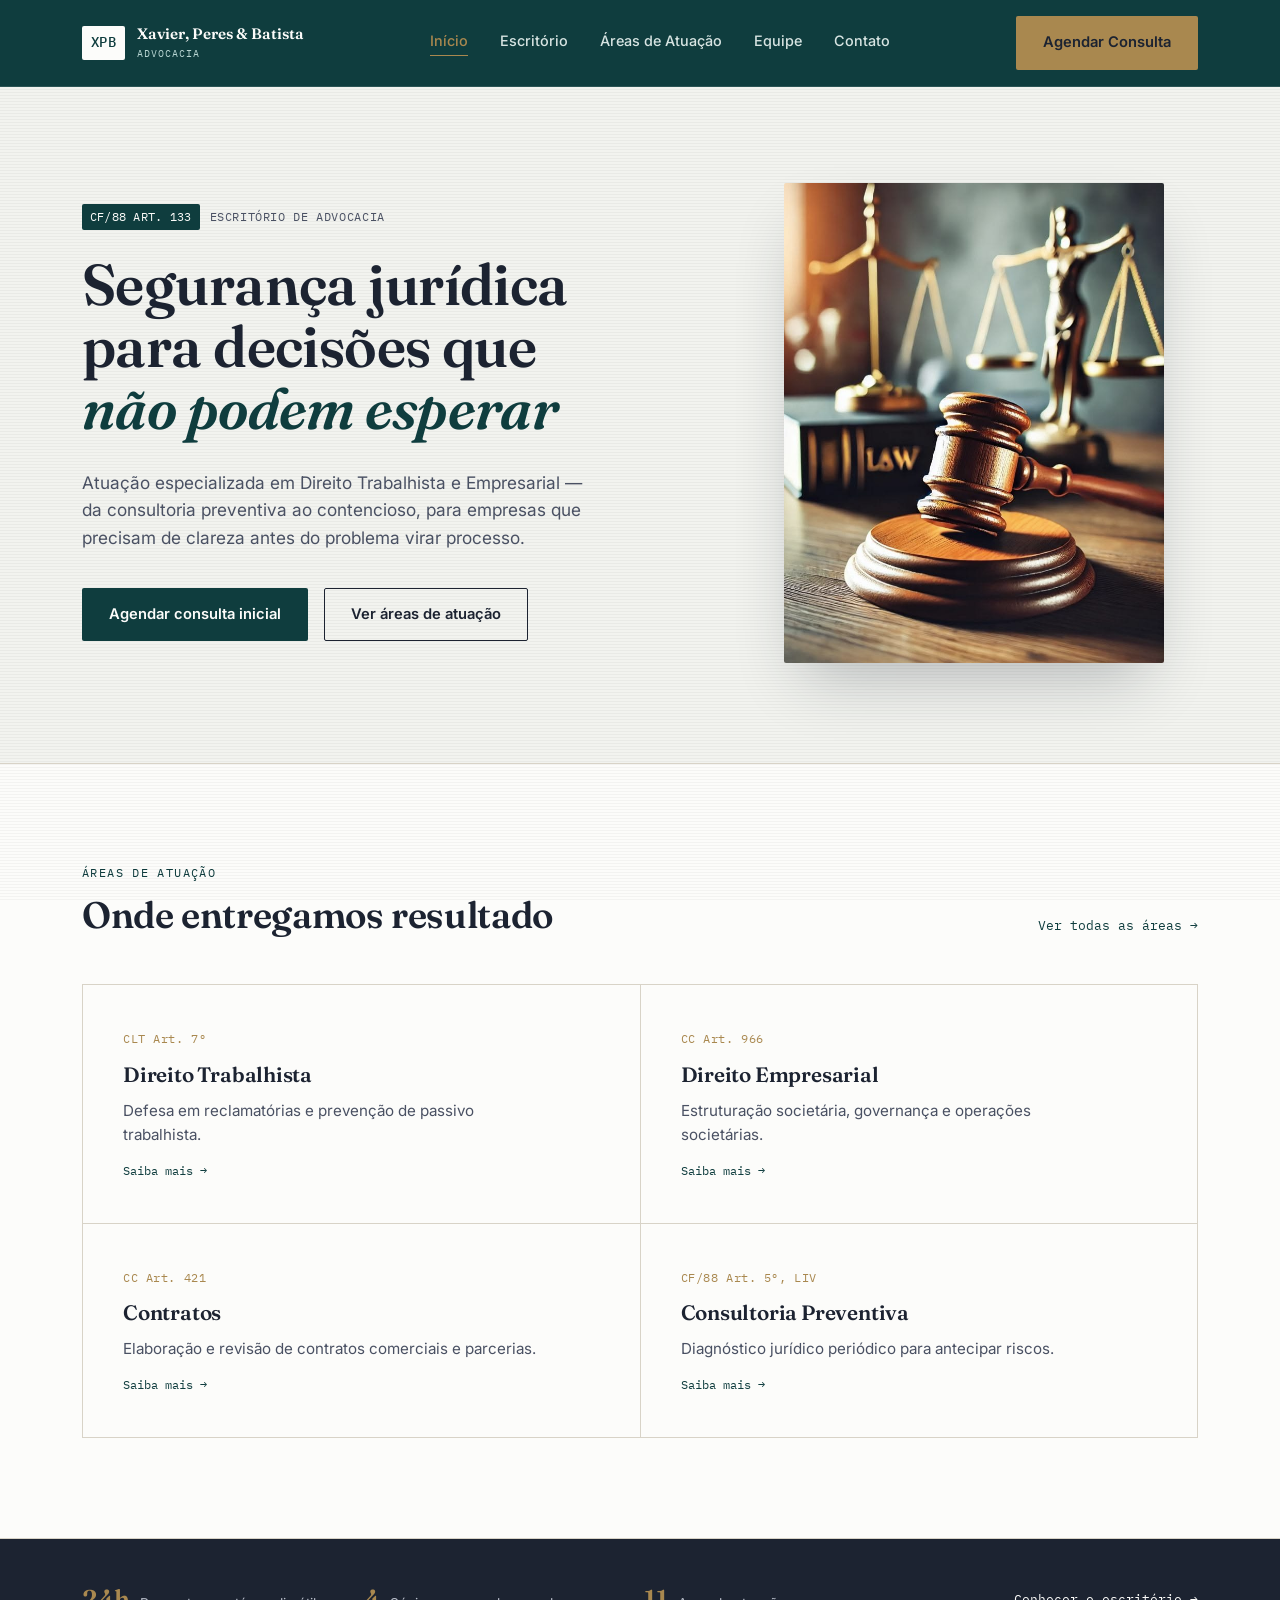
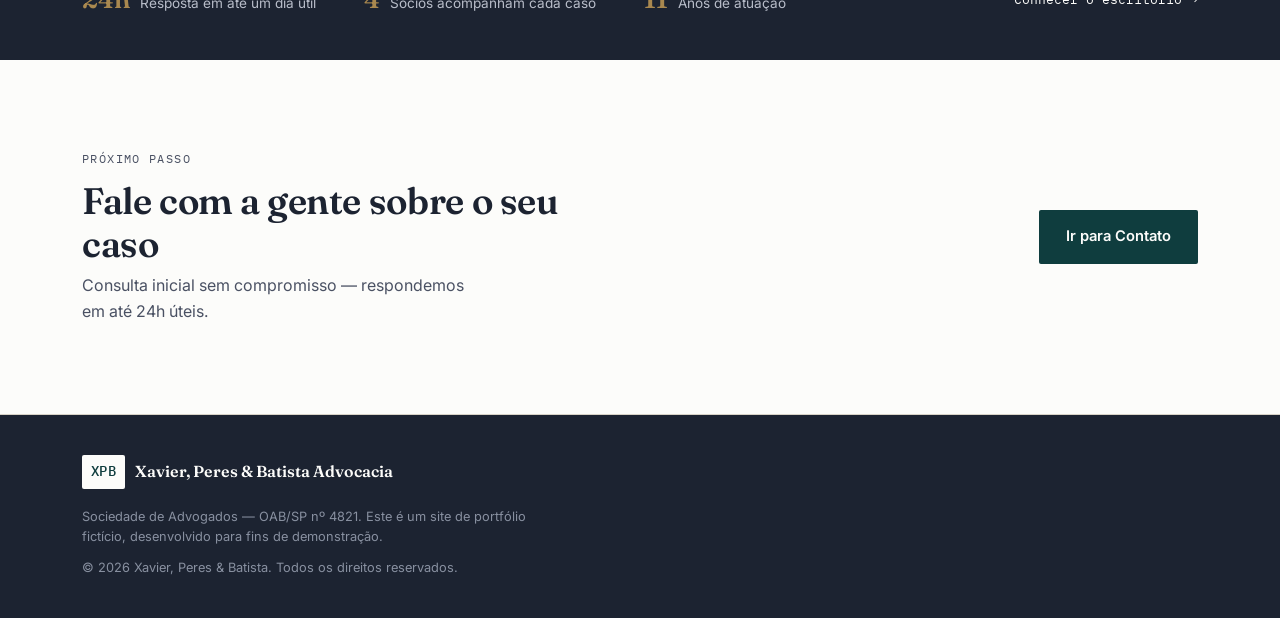
<file: html/index.html>
<!DOCTYPE html>
<html lang="pt-BR">
<head>
    <meta charset="UTF-8">
    <meta name="viewport" content="width=device-width, initial-scale=1.0">
    <title>Xavier, Peres & Batista Advocacia | Direito Trabalhista e Empresarial</title>
    <meta name="description" content="Xavier, Peres & Batista — escritório de advocacia especializado em Direito Trabalhista e Empresarial. Consultoria preventiva e contenciosa para empresas e profissionais.">
      <link rel="preconnect" href="https://fonts.googleapis.com">
      <link rel="preconnect" href="https://fonts.gstatic.com" crossorigin>
      <link href="https://fonts.googleapis.com/css2?family=Fraunces:opsz,wght@9..144,400;9..144,500;9..144,600;9..144,700&family=Inter:wght@400;500;600&family=IBM+Plex+Mono:wght@400;500&display=swap" rel="stylesheet">
      <link rel="stylesheet" href="css/base.css">
      <link rel="stylesheet" href="css/pages/home.css">
</head>
<body>

<div class="paper-texture" aria-hidden="true"></div>

<!-- HEADER -->
<header class="site-header" id="header">
  <div class="container header-inner">
    <a href="index.html" class="logo">
      <!-- logo no header -->
      <span class="logo-mark">XPB</span>
      <span class="logo-text">Xavier, Peres &amp; Batista<br><small>Advocacia</small></span>  
    </a>

    <nav class="main-nav" id="main-nav">
      <a href="index.html" class="is-active">Início</a>
      <a href="escritorio.html">Escritório</a>
      <a href="areas.html">Áreas de Atuação</a>
      <a href="equipe.html">Equipe</a>
      <a href="contato.html">Contato</a>
    </nav>

    <a href="contato.html" class="btn btn-primary nav-cta">Agendar Consulta</a>

    <button class="nav-toggle" id="nav-toggle" aria-label="Abrir menu" aria-expanded="false">
      <span></span><span></span><span></span>
    </button>
  </div>
</header>

<!-- HERO -->
<section class="hero" id="topo">
  <div class="container hero-inner">
    <div class="hero-content">
      <p class="eyebrow"><span class="eyebrow-code">CF/88 Art. 133</span> Escritório de Advocacia</p>
      <h1>Segurança jurídica<br>para decisões que<br><em>não podem esperar</em></h1>
      <p class="hero-lead">Atuação especializada em Direito Trabalhista e Empresarial — da consultoria preventiva ao contencioso, para empresas que precisam de clareza antes do problema virar processo.</p>
      <div class="hero-actions">
        <a href="contato.html" class="btn btn-primary">Agendar consulta inicial</a>
        <a href="areas.html" class="btn btn-ghost">Ver áreas de atuação</a>
      </div>
    </div>

  <!-- IMAGEM -->
  <div class="hero-doc">
    <img src="img/xpb.jpg" alt="Martelo de juiz, balança da justiça e livro de leis sobre mesa de madeira" class="hero-photo" loading="eager">
  </div>
  </div>
</section>

<!-- ÁREAS DE ATUAÇÃO (teaser) -->
<section class="atuacao" id="atuacao">
  <div class="container">
    <div class="section-head">
      <div>
        <p class="section-eyebrow">Áreas de Atuação</p>
        <h2 class="section-title">Onde entregamos resultado</h2>
      </div>
      <a href="areas.html" class="link-arrow">Ver todas as áreas →</a>
    </div>

    <div class="area-grid">
      <article class="area-card">
        <span class="area-code">CLT Art. 7º</span>
        <h3>Direito Trabalhista</h3>
        <p>Defesa em reclamatórias e prevenção de passivo trabalhista.</p>
        <a href="areas.html#trabalhista" class="link-arrow-small">Saiba mais →</a>
      </article>

      <article class="area-card">
        <span class="area-code">CC Art. 966</span>
        <h3>Direito Empresarial</h3>
        <p>Estruturação societária, governança e operações societárias.</p>
        <a href="areas.html#empresarial" class="link-arrow-small">Saiba mais →</a>
      </article>

      <article class="area-card">
        <span class="area-code">CC Art. 421</span>
        <h3>Contratos</h3>
        <p>Elaboração e revisão de contratos comerciais e parcerias.</p>
        <a href="areas.html#contratos" class="link-arrow-small">Saiba mais →</a>
      </article>

      <article class="area-card">
        <span class="area-code">CF/88 Art. 5º, LIV</span>
        <h3>Consultoria Preventiva</h3>
        <p>Diagnóstico jurídico periódico para antecipar riscos.</p>
        <a href="areas.html#consultoria" class="link-arrow-small">Saiba mais →</a>
      </article>
    </div>
  </div>
</section>

<!-- DIFERENCIAIS (tira resumida) -->
<section class="dif-strip">
  <div class="container dif-strip-inner">
    <div class="dif-strip-item">
      <span class="dif-strip-num">24h</span>
      <p>Resposta em até um dia útil</p>
    </div>
    <div class="dif-strip-item">
      <span class="dif-strip-num">4</span>
      <p>Sócios acompanham cada caso</p>
    </div>
    <div class="dif-strip-item">
      <span class="dif-strip-num">11</span>
      <p>Anos de atuação</p>
    </div>
    <a href="escritorio.html" class="link-arrow">Conhecer o escritório →</a>
  </div>
</section>

<!-- CTA FINAL -->
<section class="cta-banner">
  <div class="container cta-banner-inner">
    <div>
      <p class="section-eyebrow">Próximo passo</p>
      <h2 class="section-title" style="margin-bottom:8px;">Fale com a gente sobre o seu caso</h2>
      <p>Consulta inicial sem compromisso — respondemos em até 24h úteis.</p>
    </div>
    <a href="contato.html" class="btn btn-primary">Ir para Contato</a>
  </div>
</section>

<!-- FOOTER -->
<footer class="site-footer">
  <div class="container footer-inner">
    <a href="index.html" class="footer-brand">
      <span class="logo-mark">XPB</span>
      <span>Xavier, Peres &amp; Batista Advocacia</span>
    </a>
    <p class="footer-note">Sociedade de Advogados — OAB/SP nº 4821. Este é um site de portfólio fictício, desenvolvido para fins de demonstração.</p>
    <p class="footer-copy">&copy; 2026 Xavier, Peres &amp; Batista. Todos os direitos reservados.</p>
  </div>
</footer>

<script src="js/script.js"></script>
</body>
</html>
</file>
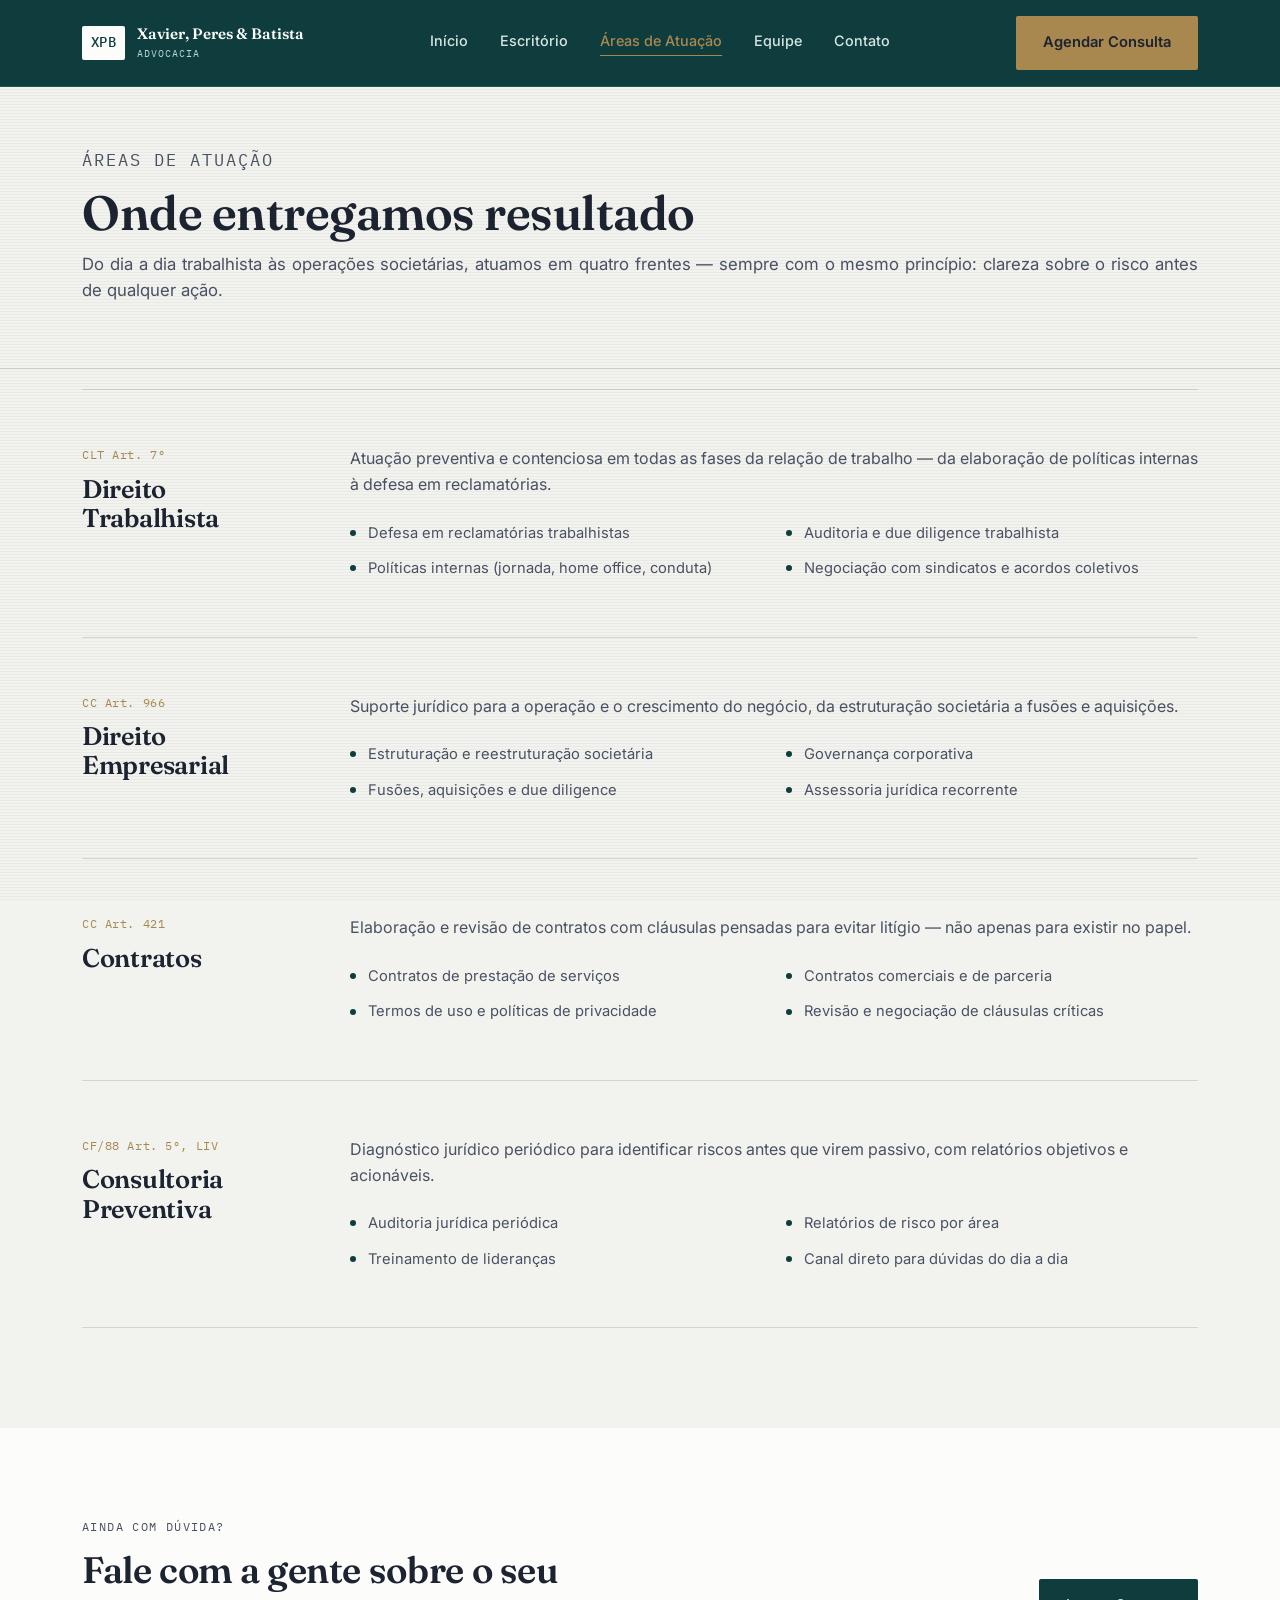
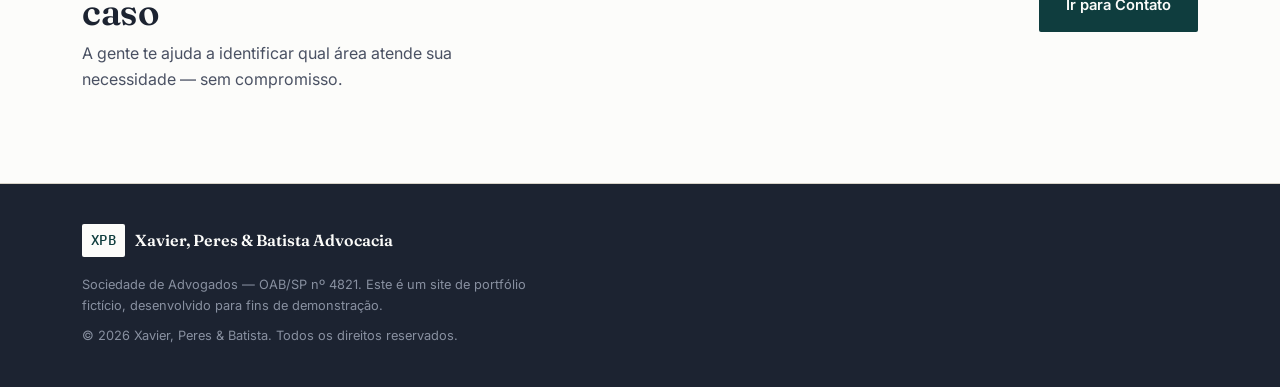
<file: html/areas.html>
<!DOCTYPE html>
<html lang="pt-BR">
<head>
    <meta charset="UTF-8">
    <meta name="viewport" content="width=device-width, initial-scale=1.0">
    <meta name="viewport" content="width=device-width, initial-scale=1.0">
    <title>Áreas de Atuação | Xavier, Peres & Batista Advocacia</title>
    <meta name="description" content="Xavier, Peres & Batista — escritório de advocacia especializado em Direito Trabalhista e Empresarial. Consultoria preventiva e contenciosa para empresas e profissionais.">
        <link rel="preconnect" href="https://fonts.googleapis.com">
        <link rel="preconnect" href="https://fonts.gstatic.com" crossorigin>
        <link href="https://fonts.googleapis.com/css2?family=Fraunces:opsz,wght@9..144,400;9..144,500;9..144,600;9..144,700&family=Inter:wght@400;500;600&family=IBM+Plex+Mono:wght@400;500&display=swap" rel="stylesheet">
        <link rel="stylesheet" href="css/base.css">
        <link rel="stylesheet" href="css/pages/areas.css">
</head>
<body>

<div class="paper-texture" aria-hidden="true"></div>

<!-- HEADER -->
<header class="site-header" id="header">
  <div class="container header-inner">
    <a href="index.html" class="logo">
      <span class="logo-mark">XPB</span>
      <span class="logo-text">Xavier, Peres &amp; Batista<br><small>Advocacia</small></span>
    </a>

    <nav class="main-nav" id="main-nav">
      <a href="index.html">Início</a>
      <a href="escritorio.html">Escritório</a>
      <a href="areas.html" class="is-active">Áreas de Atuação</a>
      <a href="equipe.html">Equipe</a>
      <a href="contato.html">Contato</a>
    </nav>

    <a href="contato.html" class="btn btn-primary nav-cta">Agendar Consulta</a>

    <button class="nav-toggle" id="nav-toggle" aria-label="Abrir menu" aria-expanded="false">
      <span></span><span></span><span></span>
    </button>
  </div>
</header>

<!-- PAGE HEADER -->
<section class="page-header">
  <div class="container">
    <p class="section-eyebrow">Áreas de Atuação</p>
    <h1 class="section-title">Onde entregamos resultado</h1>
    <p>Do dia a dia trabalhista às operações societárias, atuamos em quatro frentes — sempre com o mesmo princípio: clareza sobre o risco antes de qualquer ação.</p>
  </div>
</section>

<!-- LISTA DE ÁREAS -->
<section class="areas-list">
  <div class="container">

    <article class="area-row" id="trabalhista">
      <div class="area-row-head">
        <span class="area-row-code">CLT Art. 7º</span>
        <h2>Direito Trabalhista</h2>
      </div>
      <div class="area-row-body">
        <p>Atuação preventiva e contenciosa em todas as fases da relação de trabalho — da elaboração de políticas internas à defesa em reclamatórias.</p>
        <ul class="area-bullets">
          <li>Defesa em reclamatórias trabalhistas</li>
          <li>Auditoria e due diligence trabalhista</li>
          <li>Políticas internas (jornada, home office, conduta)</li>
          <li>Negociação com sindicatos e acordos coletivos</li>
        </ul>
      </div>
    </article>

    <article class="area-row" id="empresarial">
      <div class="area-row-head">
        <span class="area-row-code">CC Art. 966</span>
        <h2>Direito Empresarial</h2>
      </div>
      <div class="area-row-body">
        <p>Suporte jurídico para a operação e o crescimento do negócio, da estruturação societária a fusões e aquisições.</p>
        <ul class="area-bullets">
          <li>Estruturação e reestruturação societária</li>
          <li>Governança corporativa</li>
          <li>Fusões, aquisições e due diligence</li>
          <li>Assessoria jurídica recorrente</li>
        </ul>
      </div>
    </article>

    <article class="area-row" id="contratos">
      <div class="area-row-head">
        <span class="area-row-code">CC Art. 421</span>
        <h2>Contratos</h2>
      </div>
      <div class="area-row-body">
        <p>Elaboração e revisão de contratos com cláusulas pensadas para evitar litígio — não apenas para existir no papel.</p>
        <ul class="area-bullets">
          <li>Contratos de prestação de serviços</li>
          <li>Contratos comerciais e de parceria</li>
          <li>Termos de uso e políticas de privacidade</li>
          <li>Revisão e negociação de cláusulas críticas</li>
        </ul>
      </div>
    </article>

    <article class="area-row" id="consultoria">
      <div class="area-row-head">
        <span class="area-row-code">CF/88 Art. 5º, LIV</span>
        <h2>Consultoria Preventiva</h2>
      </div>
      <div class="area-row-body">
        <p>Diagnóstico jurídico periódico para identificar riscos antes que virem passivo, com relatórios objetivos e acionáveis.</p>
        <ul class="area-bullets">
          <li>Auditoria jurídica periódica</li>
          <li>Relatórios de risco por área</li>
          <li>Treinamento de lideranças</li>
          <li>Canal direto para dúvidas do dia a dia</li>
        </ul>
      </div>
    </article>

  </div>
</section>

<!-- CTA FINAL -->
<section class="cta-banner">
  <div class="container cta-banner-inner">
    <div>
      <p class="section-eyebrow">Ainda com dúvida?</p>
      <h2 class="section-title" style="margin-bottom:8px;">Fale com a gente sobre o seu caso</h2>
      <p>A gente te ajuda a identificar qual área atende sua necessidade — sem compromisso.</p>
    </div>
    <a href="contato.html" class="btn btn-primary">Ir para Contato</a>
  </div>
</section>

<!-- FOOTER -->
<footer class="site-footer">
  <div class="container footer-inner">
    <a href="index.html" class="footer-brand">
      <span class="logo-mark">XPB</span>
      <span>Xavier, Peres &amp; Batista Advocacia</span>
    </a>
    <p class="footer-note">Sociedade de Advogados — OAB/SP nº 4821. Este é um site de portfólio fictício, desenvolvido para fins de demonstração.</p>
    <p class="footer-copy">&copy; 2026 Xavier, Peres &amp; Batista. Todos os direitos reservados.</p>
  </div>
</footer>

<script src="js/script.js"></script>
</body>
</html>
</file>
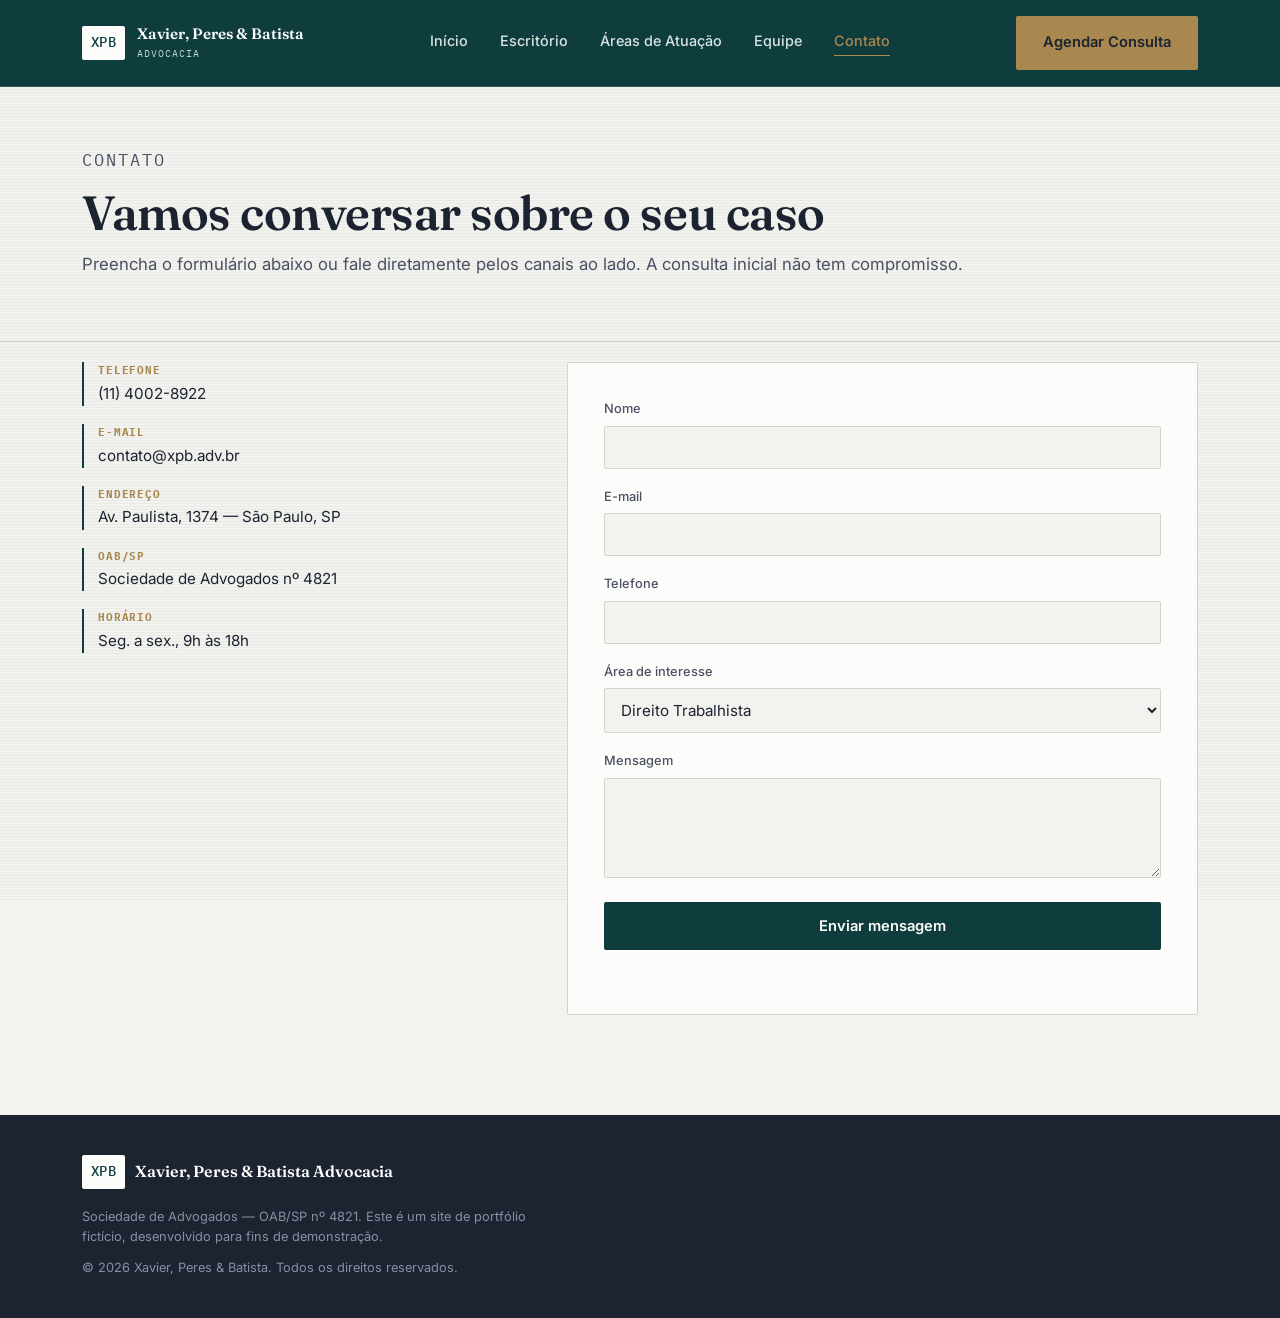
<file: html/contato.html>
<!DOCTYPE html>
<html lang="pt-BR">
<head>
    <meta charset="UTF-8">
    <meta name="viewport" content="width=device-width, initial-scale=1.0">
    <title>Contato | Xavier, Peres & Batista Advocacia</title>
    <meta name="description" content="Fale com o Xavier, Peres & Batista Advocacia. Consulta inicial sem compromisso — respondemos em até 24h úteis.">
        <link rel="preconnect" href="https://fonts.googleapis.com">
        <link rel="preconnect" href="https://fonts.gstatic.com" crossorigin>
        <link href="https://fonts.googleapis.com/css2?family=Fraunces:opsz,wght@9..144,400;9..144,500;9..144,600;9..144,700&family=Inter:wght@400;500;600&family=IBM+Plex+Mono:wght@400;500&display=swap" rel="stylesheet">
        <link rel="stylesheet" href="css/base.css">
        <link rel="stylesheet" href="css/pages/contato.css">
</head>
<body>

<div class="paper-texture" aria-hidden="true"></div>

<!-- HEADER -->
<header class="site-header" id="header">
  <div class="container header-inner">
    <a href="index.html" class="logo">
      <span class="logo-mark">XPB</span>
      <span class="logo-text">Xavier, Peres &amp; Batista<br><small>Advocacia</small></span>
    </a>

    <nav class="main-nav" id="main-nav">
      <a href="index.html">Início</a>
      <a href="escritorio.html">Escritório</a>
      <a href="areas.html">Áreas de Atuação</a>
      <a href="equipe.html">Equipe</a>
      <a href="contato.html" class="is-active">Contato</a>
    </nav>

    <a href="contato.html" class="btn btn-primary nav-cta">Agendar Consulta</a>

    <button class="nav-toggle" id="nav-toggle" aria-label="Abrir menu" aria-expanded="false">
      <span></span><span></span><span></span>
    </button>
  </div>
</header>

<!-- PAGE HEADER -->
<section class="page-header">
  <div class="container">
    <p class="section-eyebrow">Contato</p>
    <h1 class="section-title">Vamos conversar sobre o seu caso</h1>
    <p>Preencha o formulário abaixo ou fale diretamente pelos canais ao lado. A consulta inicial não tem compromisso.</p>
  </div>
</section>

<!-- CONTATO -->
<section class="contato">
  <div class="container contato-inner">
    <div class="contato-info">
      <ul class="contato-list">
        <li><strong>Telefone</strong><span>(11) 4002-8922</span></li>
        <li><strong>E-mail</strong><span>contato@xpb.adv.br</span></li>
        <li><strong>Endereço</strong><span>Av. Paulista, 1374 — São Paulo, SP</span></li>
        <li><strong>OAB/SP</strong><span>Sociedade de Advogados nº 4821</span></li>
        <li><strong>Horário</strong><span>Seg. a sex., 9h às 18h</span></li>
      </ul>
    </div>

    <form name="contato" method="POST" data-netlify="true" netlify-honeypot="bot-field" class="contato-form" id="contato-form">
      <input type="hidden" name="form-name" value="contato">
      <p class="hidden-field"><label>Não preencha este campo: <input name="bot-field"></label></p>

      <div class="form-row">
        <label for="nome">Nome</label>
        <input type="text" id="nome" name="nome" required>
      </div>

      <div class="form-row">
        <label for="email">E-mail</label>
        <input type="email" id="email" name="email" required>
      </div>

      <div class="form-row">
        <label for="telefone">Telefone</label>
        <input type="tel" id="telefone" name="telefone">
      </div>

      <div class="form-row">
        <label for="area">Área de interesse</label>
        <select id="area" name="area">
          <option value="trabalhista">Direito Trabalhista</option>
          <option value="empresarial">Direito Empresarial</option>
          <option value="contratos">Contratos</option>
          <option value="consultoria">Consultoria Preventiva</option>
        </select>
      </div>

      <div class="form-row">
        <label for="mensagem">Mensagem</label>
        <textarea id="mensagem" name="mensagem" rows="4" required></textarea>
      </div>

      <button type="submit" class="btn btn-primary form-submit">Enviar mensagem</button>
      <p class="form-status" id="form-status" role="status"></p>
    </form>
  </div>
</section>

<!-- FOOTER -->
<footer class="site-footer">
  <div class="container footer-inner">
    <a href="index.html" class="footer-brand">
      <span class="logo-mark">XPB</span>
      <span>Xavier, Peres &amp; Batista Advocacia</span>
    </a>
    <p class="footer-note">Sociedade de Advogados — OAB/SP nº 4821. Este é um site de portfólio fictício, desenvolvido para fins de demonstração.</p>
    <p class="footer-copy">&copy; 2026 Xavier, Peres &amp; Batista. Todos os direitos reservados.</p>
  </div>
</footer>

<script src="js/script.js"></script>
</body>
</html>
</file>
<file: html/css/base.css>
/* ===== TOKENS ===== */
:root {
  --papel: #F2F3EF;
  --papel-alt: #EAEBE4;
  --tinta: #1C2331;
  --tinta-soft: #4A5163;
  --verde: #0F3D3E;
  --verde-soft: #14524F;
  --latao: #A9884F;
  --linha: #D8D3C7;
  --branco: #FCFCFA;

  --font-display: 'Fraunces', serif;
  --font-body: 'Inter', sans-serif;
  --font-mono: 'IBM Plex Mono', monospace;

  --container: 1180px;
  --radius: 2px;
}

* { box-sizing: border-box; margin: 0; padding: 0; }

html { scroll-behavior: smooth; }

body {
  font-family: var(--font-body);
  background: var(--papel);
  color: var(--tinta);
  line-height: 1.6;
  -webkit-font-smoothing: antialiased;
}

.container {
  max-width: var(--container);
  margin: 0 auto;
  padding: 0 32px;
}

img { max-width: 100%; display: block; }

a { color: inherit; text-decoration: none; }

.paper-texture {
  position: fixed;
  inset: 0;
  pointer-events: none;
  z-index: 0;
  opacity: 0.035;
  background-image: repeating-linear-gradient(0deg, #000 0, #000 1px, transparent 1px, transparent 3px);
}

h1, h2, h3 {
  font-family: var(--font-display);
  font-weight: 600;
  color: var(--tinta);
  letter-spacing: -0.01em;
  line-height: 1.15;
}

.section-eyebrow {
  font-family: var(--font-mono);
  font-size: 0.72rem;
  letter-spacing: 0.12em;
  text-transform: uppercase;
  color: var(--verde);
  margin-bottom: 12px;
}

.section-title {
  font-size: clamp(1.7rem, 3vw, 2.3rem);
  margin-bottom: 48px;
  max-width: 20ch;
}

.section-head {
  display: flex;
  justify-content: space-between;
  align-items: flex-end;
  margin-bottom: 48px;
  gap: 24px;
}
.section-head .section-title { margin-bottom: 0; }

.link-arrow {
  font-family: var(--font-mono);
  font-size: 0.82rem;
  color: var(--verde);
  white-space: nowrap;
}
.link-arrow:hover { color: var(--verde-soft); }

.link-arrow-small {
  display: inline-block;
  margin-top: 14px;
  font-family: var(--font-mono);
  font-size: 0.78rem;
  color: var(--verde);
}
.link-arrow-small:hover { color: var(--verde-soft); }

/* ===== BUTTONS ===== */
.btn {
  display: inline-block;
  font-family: var(--font-body);
  font-weight: 600;
  font-size: 0.92rem;
  padding: 14px 26px;
  border-radius: var(--radius);
  border: 1px solid transparent;
  cursor: pointer;
  transition: all 0.2s ease;
}

.btn-primary {
  background: var(--verde);
  color: var(--branco);
}
.btn-primary:hover { background: var(--verde-soft); }

.btn-ghost {
  background: transparent;
  color: var(--tinta);
  border-color: var(--tinta);
}
.btn-ghost:hover { background: var(--tinta); color: var(--branco); }

/* ===== HEADER ===== */
.site-header {
  position: sticky;
  top: 0;
  z-index: 100;
  background: var(--verde);
  border-bottom: 1px solid rgba(255, 255, 255, 0.12);
}

.header-inner {
  display: flex;
  align-items: center;
  justify-content: space-between;
  padding-top: 16px;
  padding-bottom: 16px;
}

.logo {
  display: flex;
  align-items: center;
  gap: 12px;
}

.logo-mark {
  font-family: var(--font-mono);
  font-size: 0.85rem;
  font-weight: 500;
  color: var(--verde);
  background: var(--branco);
  padding: 6px 9px;
  border-radius: var(--radius);
  letter-spacing: 0.02em;
}

.logo-text {
  font-family: var(--font-display);
  font-size: 0.95rem;
  font-weight: 600;
  line-height: 1.15;
  color: var(--branco);
}
.logo-text small {
  font-family: var(--font-mono);
  font-weight: 400;
  font-size: 0.65rem;
  letter-spacing: 0.1em;
  text-transform: uppercase;
  color: #B8D6D3;
}

.main-nav {
  display: flex;
  gap: 32px;
}
.main-nav a {
  font-size: 0.9rem;
  font-weight: 500;
  color: #D7E4E2;
  position: relative;
  padding-bottom: 4px;
}
.main-nav a:hover { color: var(--branco); }
.main-nav a.is-active { color: var(--latao); }
.main-nav a.is-active::after { width: 100%; }
.main-nav a::after {
  content: '';
  position: absolute;
  left: 0; bottom: 0;
  width: 0; height: 1px;
  background: var(--latao);
  transition: width 0.25s ease;
}
.main-nav a:hover::after { width: 100%; }

.nav-toggle {
  display: none;
  flex-direction: column;
  gap: 5px;
  background: none;
  border: none;
  cursor: pointer;
  padding: 8px;
}
.nav-toggle span {
  width: 22px;
  height: 2px;
  background: var(--branco);
}

.nav-cta.btn-primary {
  background: var(--latao);
  color: var(--tinta);
}
.nav-cta.btn-primary:hover { background: #BC9A5E; }

/* ===== PAGE HEADER (páginas internas) ===== */
.page-header {
  padding: 60px 0 64px;
  border-bottom: 1px solid var(--linha);
}
.page-header .section-title {
  font-size: clamp(2.2rem, 4vw, 3rem);
  max-width: none;
  margin-bottom: 10px;
}
.page-header p {
  color: var(--tinta-soft);
  max-width: none;
  font-size: 1.05rem;
  text-align: justify;
}

/* ===== FOOTER ===== */
.site-footer {
  padding: 40px 0;
  background: var(--tinta);
  color: #8890A0;
}
.footer-inner {
  display: flex;
  flex-direction: column;
  gap: 10px;
  align-items: flex-start;
}
.footer-brand {
  display: flex;
  align-items: center;
  gap: 10px;
  color: var(--branco);
  font-family: var(--font-display);
  font-weight: 600;
  margin-bottom: 8px;
}
.footer-note, .footer-copy { font-size: 0.8rem; max-width: 60ch; }

/* ===== SCROLL REVEAL ===== */
[data-reveal] {
  opacity: 0;
  transform: translateY(16px);
  transition: opacity 0.6s ease, transform 0.6s ease;
}
[data-reveal].is-visible {
  opacity: 1;
  transform: translateY(0);
}

/* ===== RESPONSIVE (header/footer/nav) ===== */
@media (max-width: 900px) {
  .main-nav, .nav-cta { display: none; }
  .nav-toggle { display: flex; }

  .main-nav.is-open {
    display: flex;
    flex-direction: column;
    position: absolute;
    top: 100%;
    left: 0;
    right: 0;
    background: var(--verde);
    padding: 24px 32px;
    border-bottom: 1px solid rgba(255, 255, 255, 0.12);
    gap: 20px;
  }
}

@media (prefers-reduced-motion: reduce) {
  html { scroll-behavior: auto; }
  [data-reveal] { opacity: 1; transform: none; transition: none; }
}
</file>
<file: html/css/pages/home.css>
/* ===== HERO ===== */
.hero {
  padding: 96px 0 100px;
  position: relative;
  z-index: 1;
}

.hero-inner {
  display: grid;
  grid-template-columns: 1.15fr 0.85fr;
  gap: 64px;
  align-items: center;
}

.eyebrow {
  font-family: var(--font-mono);
  font-size: 0.78rem;
  color: var(--tinta-soft);
  display: flex;
  align-items: center;
  gap: 10px;
  margin-bottom: 24px;
  text-transform: uppercase;
  letter-spacing: 0.05em;
}
.eyebrow-code {
  background: var(--verde);
  color: var(--branco);
  padding: 3px 8px;
  border-radius: var(--radius);
  letter-spacing: 0.02em;
}

.hero h1 {
  font-size: clamp(2.4rem, 5vw, 3.6rem);
  line-height: 1.08;
  margin-bottom: 28px;
}
.hero h1 em {
  font-style: italic;
  color: var(--verde);
}

.hero-lead {
  font-size: 1.08rem;
  color: var(--tinta-soft);
  max-width: 46ch;
  margin-bottom: 36px;
}

.hero-actions {
  display: flex;
  gap: 16px;
  flex-wrap: wrap;
}

.hero-doc {
  display: flex;
  justify-content: center;
}

.hero-photo {
  width: 100%;
  max-width: 380px;
  height: 480px;
  object-fit: cover;
  border-radius: var(--radius);
  filter: grayscale(10%);
  box-shadow: 0 30px 60px -20px rgba(28, 35, 49, 0.3);
}

/* ===== ÁREAS DE ATUAÇÃO (teaser) ===== */
.atuacao {
  padding: 100px 0;
  background: var(--branco);
  border-top: 1px solid var(--linha);
  border-bottom: 1px solid var(--linha);
}

.area-grid {
  display: grid;
  grid-template-columns: repeat(2, 1fr);
  gap: 1px;
  background: var(--linha);
  border: 1px solid var(--linha);
}

.area-card {
  background: var(--branco);
  padding: 40px;
  transition: background 0.2s ease;
}
.area-card:hover { background: var(--papel); }

.area-code {
  display: inline-block;
  font-family: var(--font-mono);
  font-size: 0.72rem;
  color: var(--latao);
  letter-spacing: 0.05em;
  margin-bottom: 14px;
}

.area-card h3 {
  font-size: 1.3rem;
  margin-bottom: 12px;
}

.area-card p {
  color: var(--tinta-soft);
  font-size: 0.95rem;
  max-width: 42ch;
}

/* ===== DIFERENCIAIS (tira resumida) ===== */
.dif-strip {
  background: var(--tinta);
  color: var(--branco);
  padding: 40px 0;
}
.dif-strip-inner {
  display: flex;
  align-items: center;
  gap: 48px;
  flex-wrap: wrap;
}
.dif-strip-item {
  display: flex;
  align-items: baseline;
  gap: 10px;
}
.dif-strip-num {
  font-family: var(--font-display);
  font-size: 1.6rem;
  font-weight: 600;
  color: var(--latao);
}
.dif-strip-item p { font-size: 0.85rem; color: #B8BDC9; }
.dif-strip .link-arrow { margin-left: auto; color: var(--branco); }
.dif-strip .link-arrow:hover { color: var(--latao); }

/* ===== CTA BANNER ===== */
.cta-banner {
  background: var(--branco);
  padding: 90px 0;
  border-bottom: 1px solid var(--linha);
}
.cta-banner-inner {
  display: flex;
  justify-content: space-between;
  align-items: center;
  gap: 32px;
  flex-wrap: wrap;
}
.cta-banner-inner p { color: var(--tinta-soft); max-width: 40ch; }

/* ===== RESPONSIVE ===== */
@media (max-width: 900px) {
  .hero-inner { grid-template-columns: 1fr; }
  .hero-doc { order: -1; max-width: 300px; margin: 0 auto 32px; }
  .area-grid { grid-template-columns: 1fr; }
}

@media (max-width: 560px) {
  .hero-illustration { max-width: 260px; }
}
</file>
<file: html/css/pages/areas.css>
/* ===== LISTA DE ÁREAS ===== */
.areas-list { padding: 20px 0 100px; }

.area-row {
  display: grid;
  grid-template-columns: 220px 1fr;
  gap: 48px;
  padding: 56px 0;
  border-bottom: 1px solid var(--linha);
  scroll-margin-top: 100px;
}
.area-row:first-child { border-top: 1px solid var(--linha); }

.area-row-head h2 { font-size: 1.6rem; }

.area-row-code {
  display: block;
  font-family: var(--font-mono);
  font-size: 0.72rem;
  color: var(--latao);
  letter-spacing: 0.05em;
  margin-bottom: 10px;
}

.area-row-body p {
  color: var(--tinta-soft);
  max-width: none;
  margin-bottom: 24px;
}

.area-bullets {
  list-style: none;
  display: grid;
  grid-template-columns: repeat(2, 1fr);
  gap: 12px 24px;
}
.area-bullets li {
  font-size: 0.92rem;
  color: var(--tinta-soft);
  padding-left: 18px;
  position: relative;
}
.area-bullets li::before {
  content: '';
  position: absolute;
  left: 0;
  top: 0.55em;
  width: 6px;
  height: 6px;
  background: var(--verde);
  border-radius: 50%;
}

/* ===== CTA BANNER ===== */
.cta-banner {
  background: var(--branco);
  padding: 90px 0;
  border-bottom: 1px solid var(--linha);
}
.cta-banner-inner {
  display: flex;
  justify-content: space-between;
  align-items: center;
  gap: 32px;
  flex-wrap: wrap;
}
.cta-banner-inner p { color: var(--tinta-soft); max-width: 40ch; }

/* ===== RESPONSIVE ===== */
@media (max-width: 700px) {
  .area-row { grid-template-columns: 1fr; gap: 16px; }
  .area-bullets { grid-template-columns: 1fr; }
}
</file>
<file: html/css/pages/contato.css>
/* ===== CONTATO ===== */
.contato {
  padding: 20px 0 100px;
}

.contato-inner {
  display: grid;
  grid-template-columns: 0.8fr 1.2fr;
  gap: 64px;
}

.contato-list { list-style: none; display: flex; flex-direction: column; gap: 18px; }
.contato-list li {
  display: flex;
  flex-direction: column;
  gap: 2px;
  font-size: 0.95rem;
  border-left: 2px solid var(--verde);
  padding-left: 14px;
}
.contato-list strong {
  font-family: var(--font-mono);
  font-size: 0.68rem;
  text-transform: uppercase;
  letter-spacing: 0.08em;
  color: var(--latao);
}

.contato-form {
  background: var(--branco);
  padding: 36px;
  border-radius: var(--radius);
  border: 1px solid var(--linha);
}
.form-row { margin-bottom: 18px; display: flex; flex-direction: column; gap: 6px; }
.form-row label {
  font-size: 0.8rem;
  font-weight: 500;
  color: var(--tinta-soft);
}
.form-row input, .form-row select, .form-row textarea {
  font-family: var(--font-body);
  font-size: 0.95rem;
  padding: 11px 12px;
  border: 1px solid var(--linha);
  border-radius: var(--radius);
  background: var(--papel);
  color: var(--tinta);
}
.form-row input:focus, .form-row select:focus, .form-row textarea:focus {
  outline: 2px solid var(--verde);
  outline-offset: 1px;
}
.hidden-field { position: absolute; left: -9999px; }
.form-submit { width: 100%; margin-top: 6px; }
.form-status { margin-top: 12px; font-size: 0.85rem; color: var(--verde); min-height: 1.2em; }

/* ===== RESPONSIVE ===== */
@media (max-width: 800px) {
  .contato-inner { grid-template-columns: 1fr; }
}
</file>
